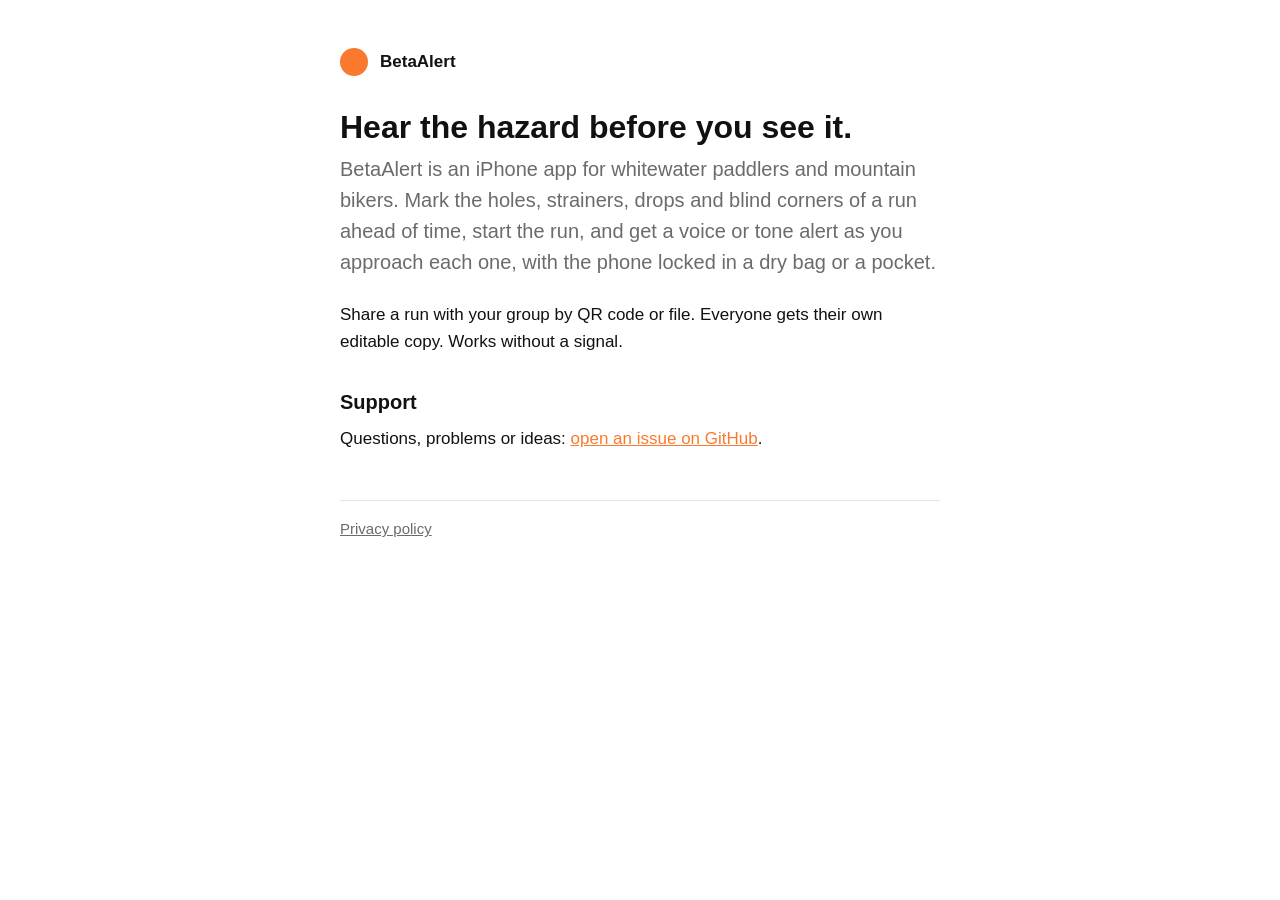
<file: index.html>
<!doctype html>
<html lang="en">
<head>
<meta charset="utf-8">
<meta name="viewport" content="width=device-width, initial-scale=1">
<title>BetaAlert</title>
<meta name="description" content="Mark the hazards on a river or trail, start the run, and hear an alert as you approach each one.">
<link rel="stylesheet" href="style.css">
</head>
<body>
<main>
<header><span class="mark"></span><a href="/">BetaAlert</a></header>
<h1>Hear the hazard before you see it.</h1>
<p class="lede">BetaAlert is an iPhone app for whitewater paddlers and mountain bikers. Mark the holes, strainers, drops and blind corners of a run ahead of time, start the run, and get a voice or tone alert as you approach each one, with the phone locked in a dry bag or a pocket.</p>
<p>Share a run with your group by QR code or file. Everyone gets their own editable copy. Works without a signal.</p>
<h2>Support</h2>
<p>Questions, problems or ideas: <a href="https://github.com/mattlang0/betaalert-site/issues">open an issue on GitHub</a>.</p>
<footer><a href="/privacy">Privacy policy</a></footer>
</main>
</body>
</html>
</file>
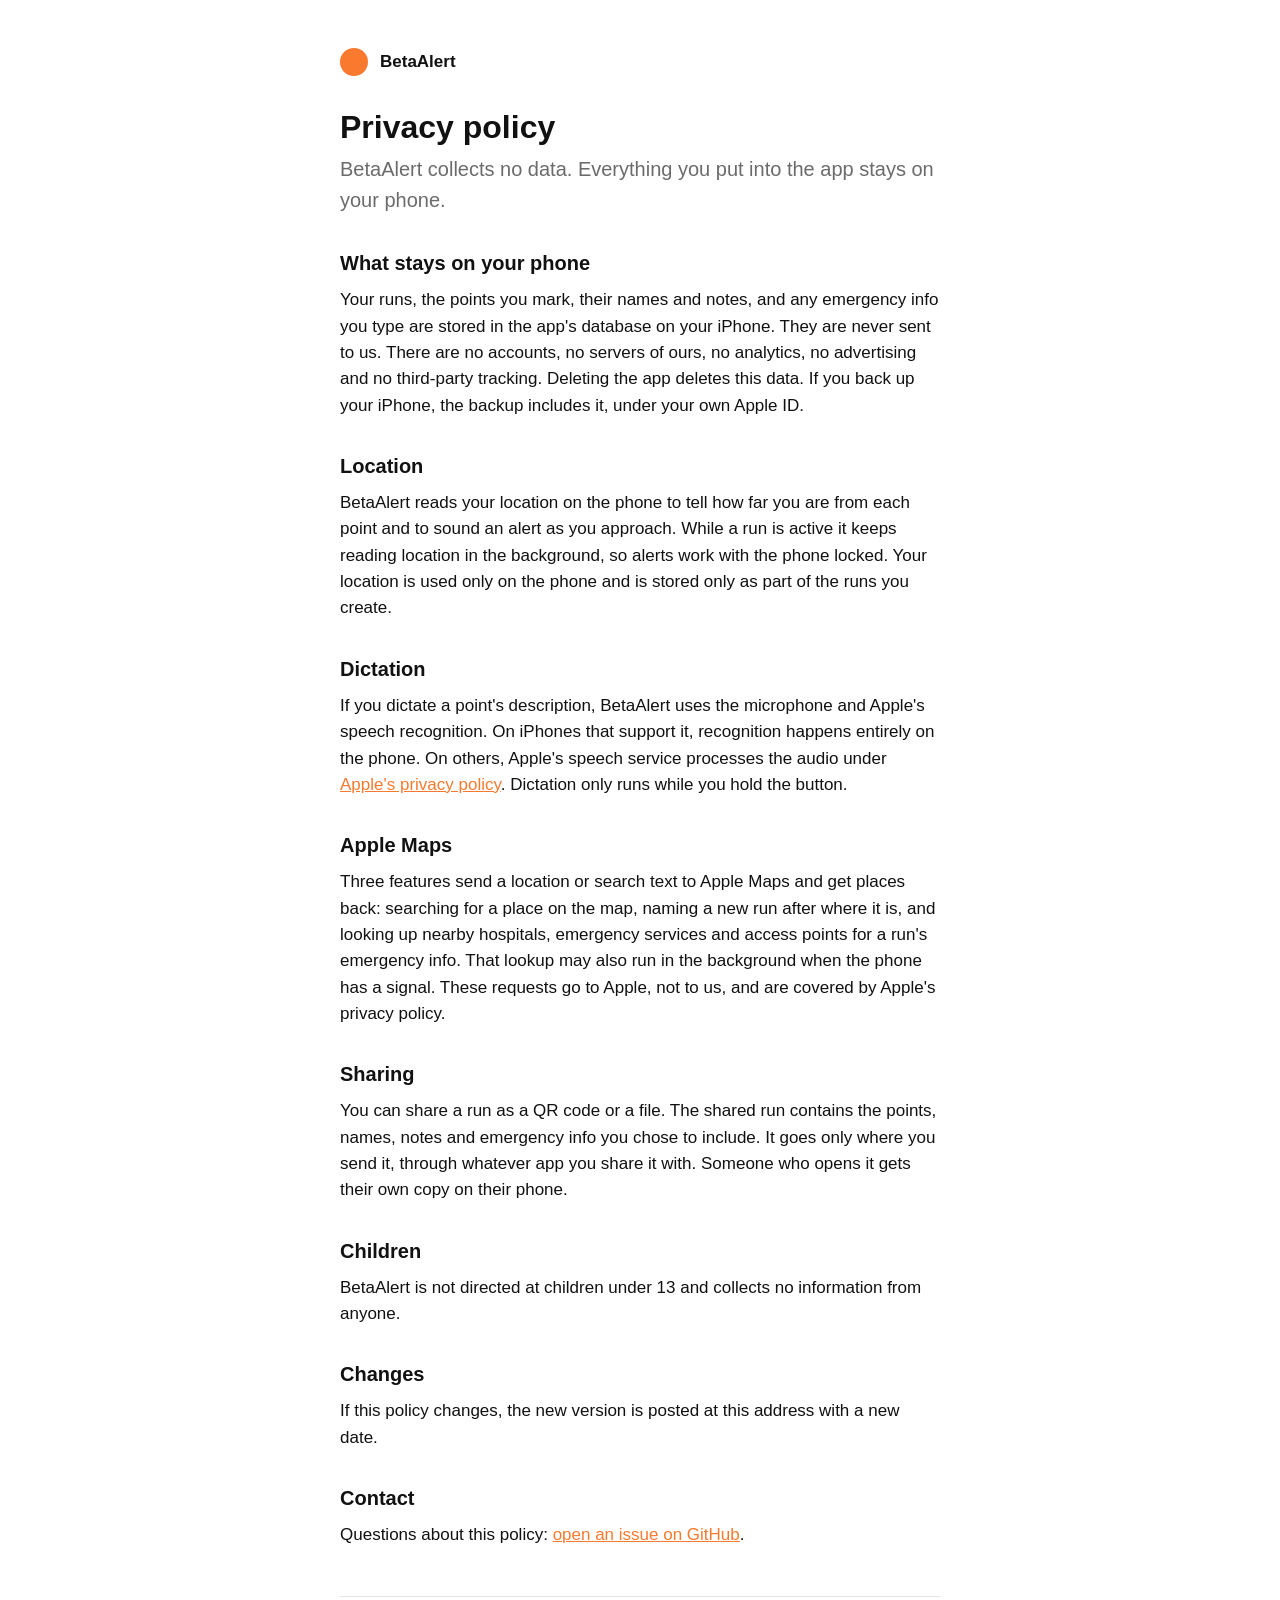
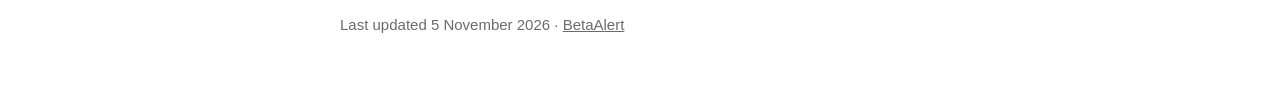
<file: privacy.html>
<!doctype html>
<html lang="en">
<head>
<meta charset="utf-8">
<meta name="viewport" content="width=device-width, initial-scale=1">
<title>BetaAlert privacy policy</title>
<link rel="stylesheet" href="style.css">
</head>
<body>
<main>
<header><span class="mark"></span><a href="/">BetaAlert</a></header>
<h1>Privacy policy</h1>
<p class="lede">BetaAlert collects no data. Everything you put into the app stays on your phone.</p>

<h2>What stays on your phone</h2>
<p>Your runs, the points you mark, their names and notes, and any emergency info you type are stored in the app's database on your iPhone. They are never sent to us. There are no accounts, no servers of ours, no analytics, no advertising and no third-party tracking. Deleting the app deletes this data. If you back up your iPhone, the backup includes it, under your own Apple ID.</p>

<h2>Location</h2>
<p>BetaAlert reads your location on the phone to tell how far you are from each point and to sound an alert as you approach. While a run is active it keeps reading location in the background, so alerts work with the phone locked. Your location is used only on the phone and is stored only as part of the runs you create.</p>

<h2>Dictation</h2>
<p>If you dictate a point's description, BetaAlert uses the microphone and Apple's speech recognition. On iPhones that support it, recognition happens entirely on the phone. On others, Apple's speech service processes the audio under <a href="https://www.apple.com/legal/privacy/">Apple's privacy policy</a>. Dictation only runs while you hold the button.</p>

<h2>Apple Maps</h2>
<p>Three features send a location or search text to Apple Maps and get places back: searching for a place on the map, naming a new run after where it is, and looking up nearby hospitals, emergency services and access points for a run's emergency info. That lookup may also run in the background when the phone has a signal. These requests go to Apple, not to us, and are covered by Apple's privacy policy.</p>

<h2>Sharing</h2>
<p>You can share a run as a QR code or a file. The shared run contains the points, names, notes and emergency info you chose to include. It goes only where you send it, through whatever app you share it with. Someone who opens it gets their own copy on their phone.</p>

<h2>Children</h2>
<p>BetaAlert is not directed at children under 13 and collects no information from anyone.</p>

<h2>Changes</h2>
<p>If this policy changes, the new version is posted at this address with a new date.</p>

<h2>Contact</h2>
<p>Questions about this policy: <a href="https://github.com/mattlang0/betaalert-site/issues">open an issue on GitHub</a>.</p>

<footer>Last updated 5 November 2026 · <a href="/">BetaAlert</a></footer>
</main>
</body>
</html>
</file>
<file: style.css>
:root {
  --accent: #F97A2E;
  --bg: #ffffff;
  --text: #111111;
  --muted: #6b6b6b;
  --rule: #e5e5e5;
}
@media (prefers-color-scheme: dark) {
  :root { --bg: #000000; --text: #f2f2f2; --muted: #9a9a9a; --rule: #2a2a2a; }
}
* { box-sizing: border-box; }
body {
  margin: 0;
  background: var(--bg);
  color: var(--text);
  font: 17px/1.55 -apple-system, BlinkMacSystemFont, "Segoe UI", Helvetica, Arial, sans-serif;
  -webkit-font-smoothing: antialiased;
}
main { max-width: 640px; margin: 0 auto; padding: 48px 20px 64px; }
header { display: flex; align-items: center; gap: 12px; margin-bottom: 32px; }
header a { color: inherit; text-decoration: none; font-weight: 600; }
.mark { width: 28px; height: 28px; border-radius: 50%; background: var(--accent); flex: none; }
h1 { font-size: 32px; line-height: 1.2; margin: 0 0 8px; }
h2 { font-size: 20px; margin: 32px 0 8px; }
p, li { margin: 0 0 12px; }
ul { padding-left: 20px; }
.lede { font-size: 20px; color: var(--muted); margin-bottom: 24px; }
a { color: var(--accent); }
footer { margin-top: 48px; padding-top: 16px; border-top: 1px solid var(--rule); color: var(--muted); font-size: 15px; }
footer a { color: var(--muted); }
</file>
